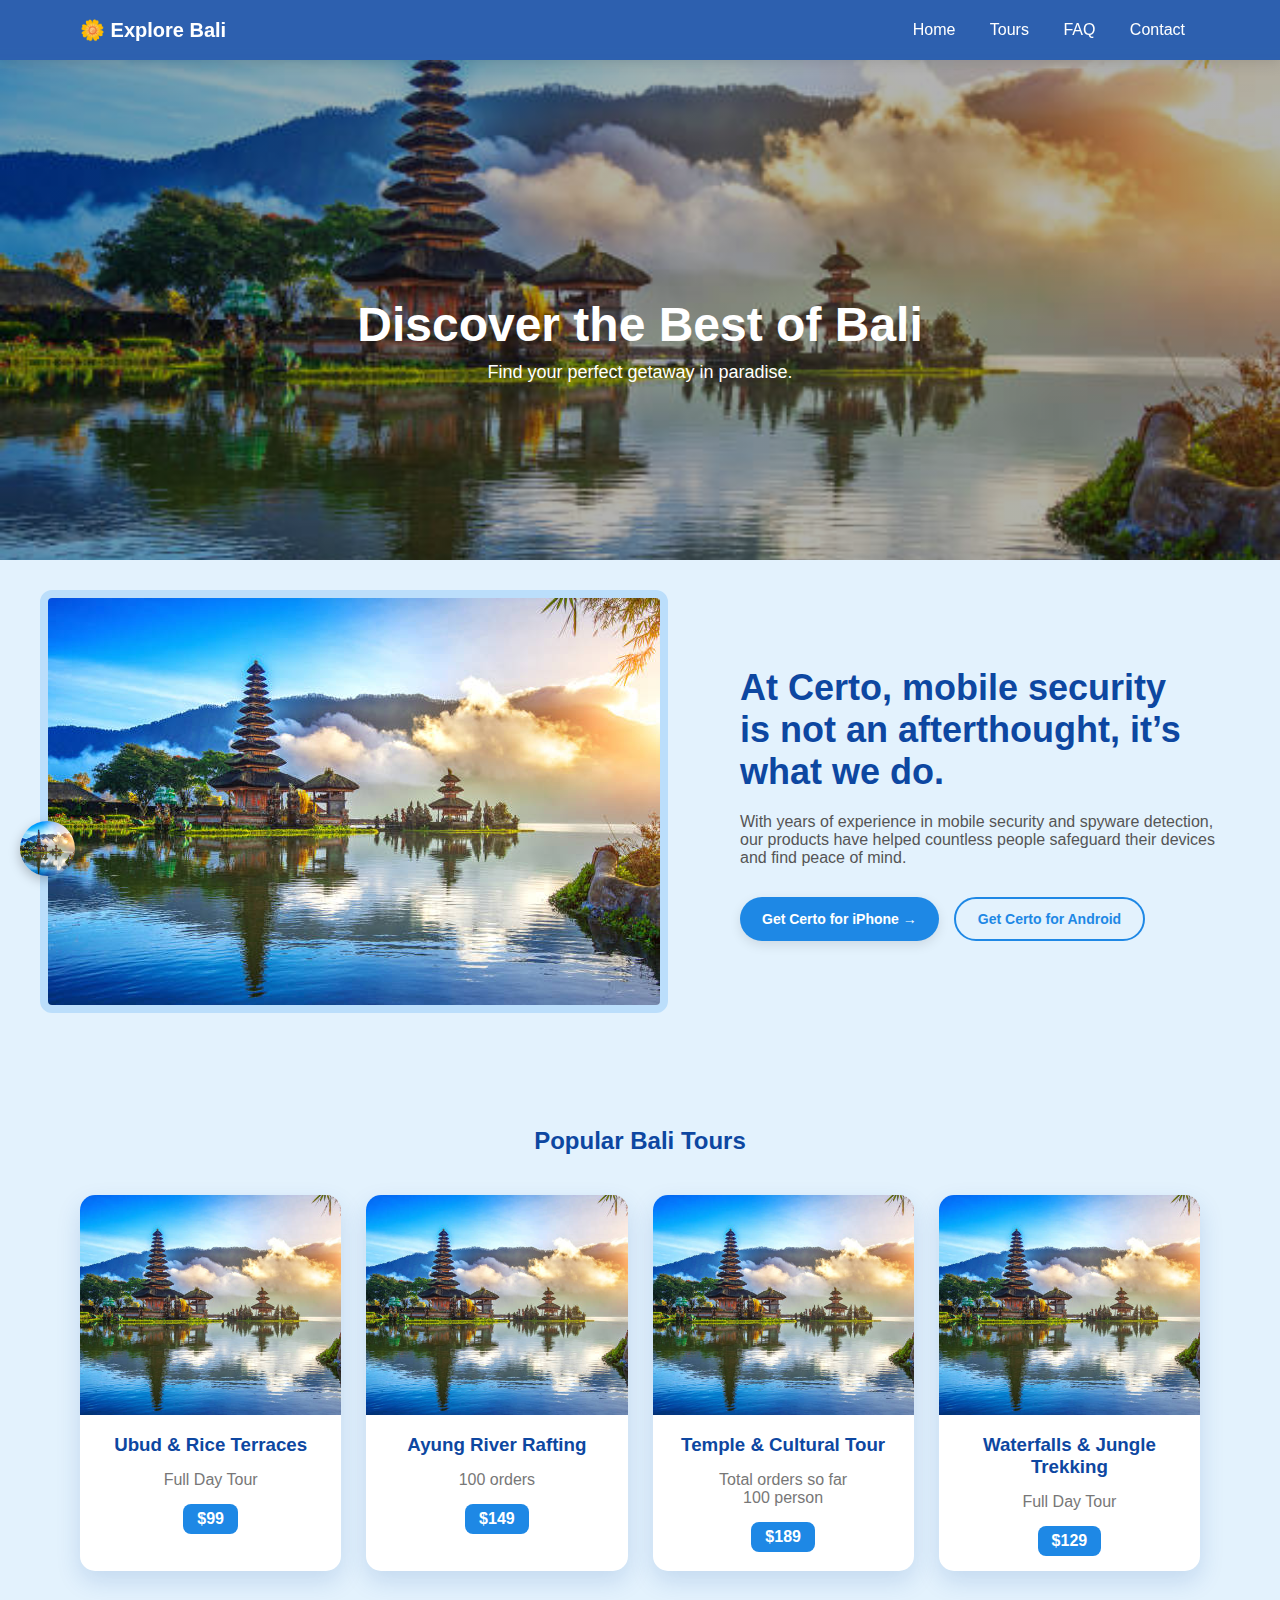
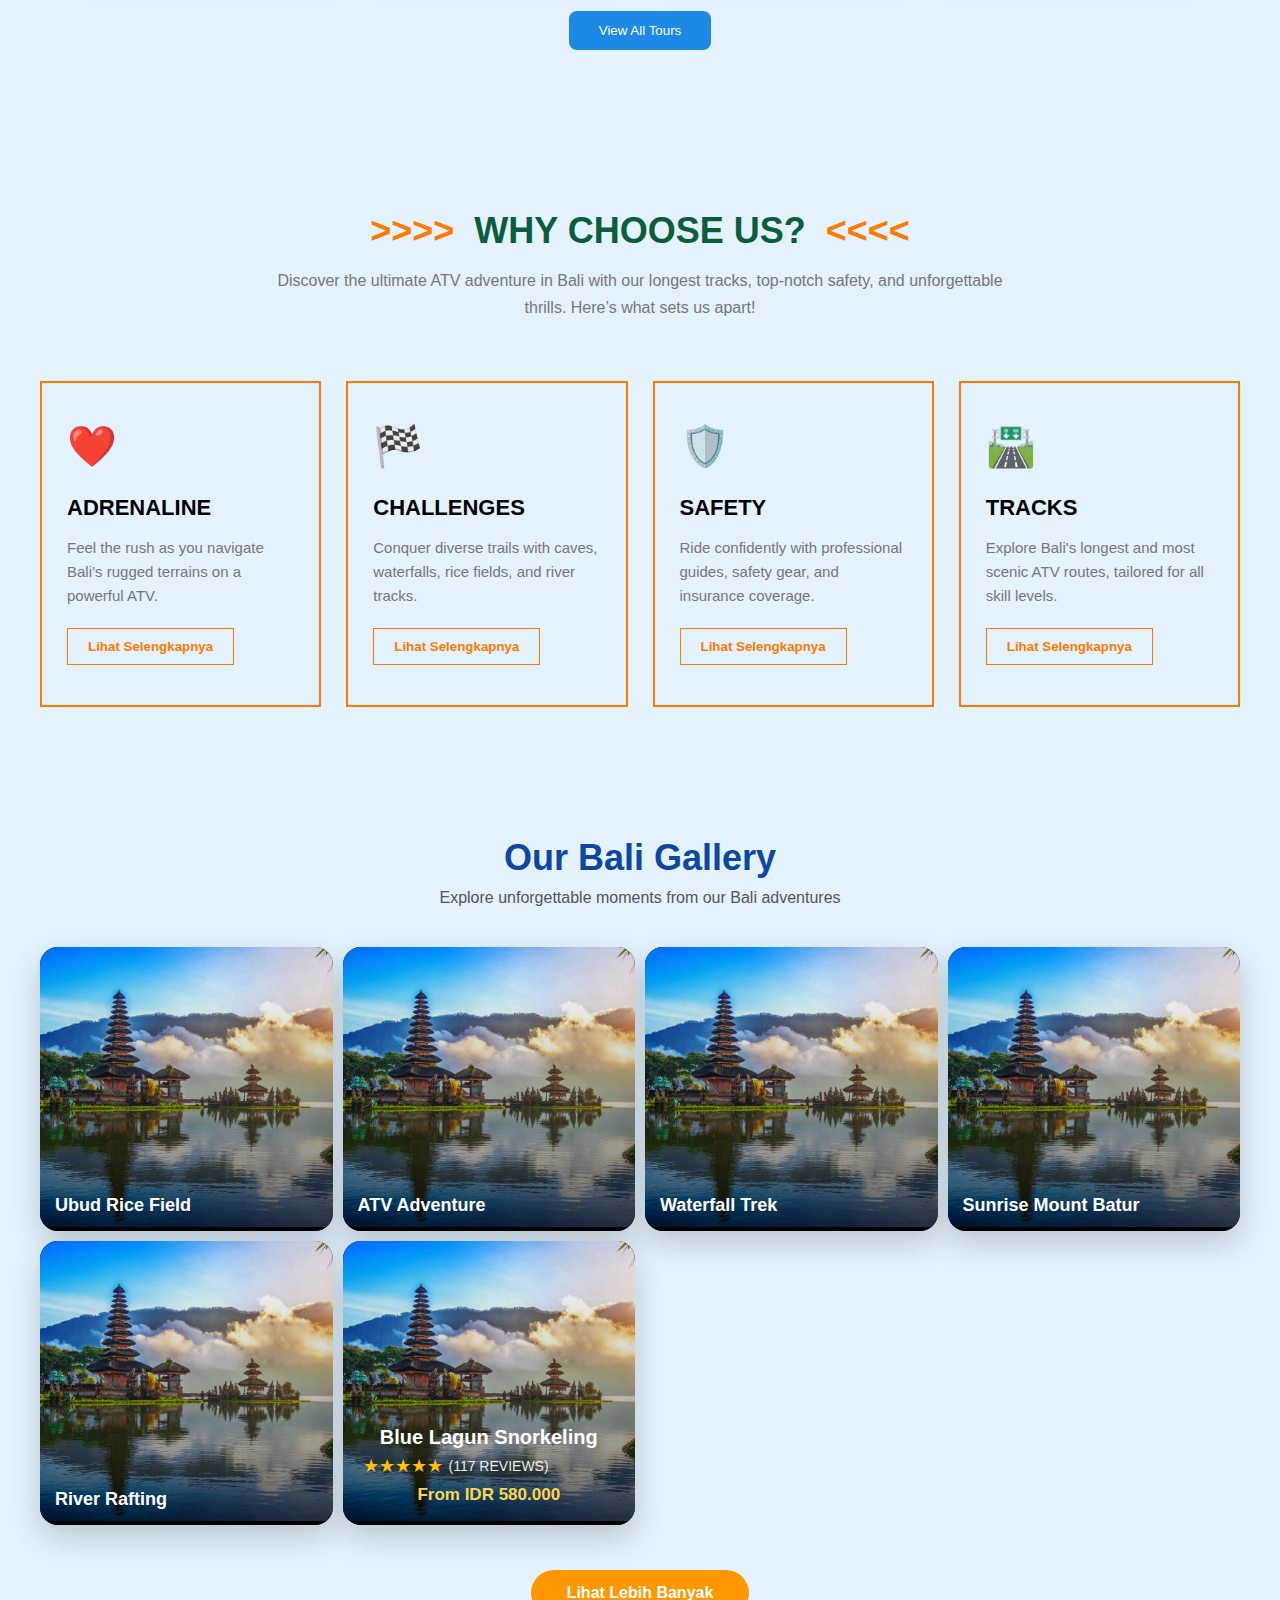
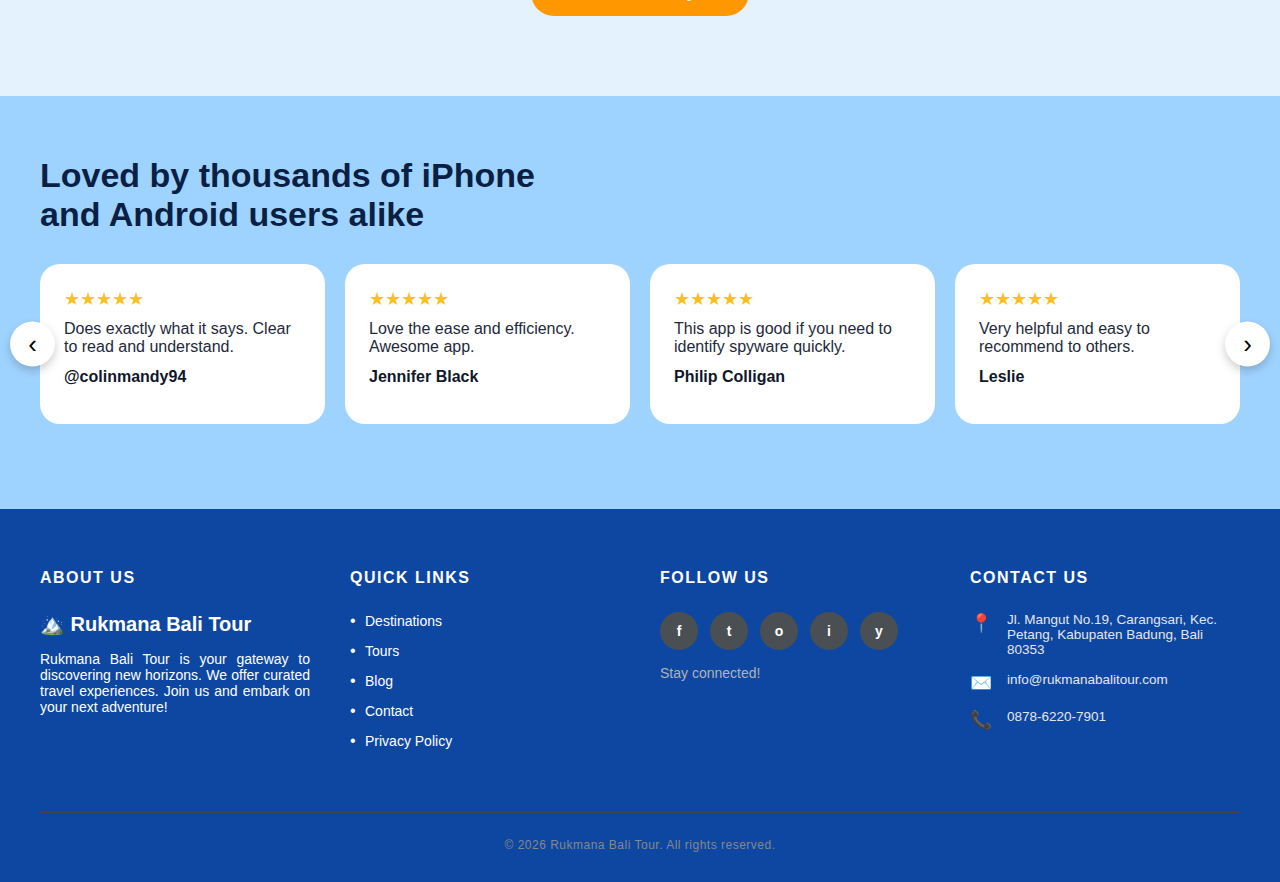
<file: index.html>
<!DOCTYPE html>
<html lang="en">
    <head>
        <meta charset="UTF-8">
        <meta name="viewport" content="width=device-width, initial-scale=1.0">
        <title>Document</title>
        <link rel="stylesheet" href="style.css">
    </head>
    <body>
        <!-- ================= NAVBAR ================= -->
        <header class="navbar">
            <div class="logo">🌼 Explore Bali</div>
            <nav>
                <a href="index.html">Home</a>
                <a href="tour.html">Tours</a>
                <a href="fqa.html">FAQ</a>
                <a href="contac.html">Contact</a>
                <span id="sidebarToggle" class="toggle-btn"
                    onclick="toggleSidebar()">
                    <span></span>
                    <span></span>
                    <span></span>
                </span>
            </nav>
        </header>

        <!-- ================= HERO ================= -->
        <section class="hero">
            <div class="hero-content">
                <h1>Discover the Best of Bali</h1>
                <p>Find your perfect getaway in paradise.</p>
            </div>
        </section>

        <!-- ================= INFO SECTION ================= -->

        <section class="info-section">
            <div class="info-container">
                <div class="info-image">
                    <img src="tamplate.jpg" alt="Mobile Security">
                </div>
                <div class="info-text">
                    <h2>At Certo, mobile security<br>is not an afterthought,
                        it’s<br>what we do.</h2>
                    <p>With years of experience in mobile security and spyware
                        detection,
                        our products have helped countless people safeguard
                        their devices
                        and find peace of mind.</p>
                    <div class="info-buttons">
                        <a href="#" class="btn primary">Get Certo for iPhone
                            →</a>
                        <a href="#" class="btn outline">Get Certo for
                            Android</a>
                    </div>
                </div>
            </div>

        </section>

        <!-- ================= TOURS ================= -->
        <section class="tours">
            <h2>Popular Bali Tours</h2>
            <div class="tour-grid">
                <div class="tour-card">
                    <img src="tamplate.jpg" alt>
                    <h3>Ubud & Rice Terraces</h3>
                    <p>Full Day Tour</p>
                    <span class="price">$99</span>
                </div>
                <div class="tour-card">
                    <img src="tamplate.jpg" alt>
                    <h3>Ayung River Rafting</h3>
                    <p>100 orders</p>
                    <span class="price">$149</span>
                </div>
                <div class="tour-card">
                    <img src="tamplate.jpg" alt>
                    <h3>Temple & Cultural Tour</h3>
                    <p>Total orders so far <br> 100 person</p>
                    <span class="price">$189</span>
                </div>
                <div class="tour-card">
                    <img src="tamplate.jpg" alt>
                    <h3>Waterfalls & Jungle Trekking</h3>
                    <p>Full Day Tour</p>
                    <span class="price">$129</span>
                </div>
            </div>
            <button class="btn-view">View All Tours</button>
        </section>

        <!-- ================= why-choose ================= -->
        <section class="why-choose">
            <div class="container">
                <h2 class="title">
                    <span class="arrow">>>>></span>
                    WHY CHOOSE US?
                    <span class="arrow"><<<<</span>
                </h2>

                <p class="subtitle">
                    Discover the ultimate ATV adventure in Bali with our longest
                    tracks,
                    top-notch safety, and unforgettable thrills. Here’s what
                    sets us apart!
                </p>

                <div class="card-wrapper">
                    <div class="card">
                        <div class="icon">❤️</div>
                        <h3>ADRENALINE</h3>
                        <p>
                            Feel the rush as you navigate Bali’s rugged terrains
                            on a powerful ATV.
                        </p>
                        <button class="more-btn"
                            onclick="openPopup('adrenaline')">
                            Lihat Selengkapnya
                        </button>

                    </div>

                    <div class="card">
                        <div class="icon">🏁</div>
                        <h3>CHALLENGES</h3>
                        <p>
                            Conquer diverse trails with caves, waterfalls, rice
                            fields, and river tracks.
                        </p>
                        <button class="more-btn"
                            onclick="openPopup('adrenaline')">
                            Lihat Selengkapnya
                        </button>
                    </div>

                    <div class="card">
                        <div class="icon">🛡️</div>
                        <h3>SAFETY</h3>
                        <p>
                            Ride confidently with professional guides, safety
                            gear, and insurance coverage.
                        </p>
                        <button class="more-btn"
                            onclick="openPopup('adrenaline')">
                            Lihat Selengkapnya
                        </button>
                    </div>

                    <div class="card">
                        <div class="icon">🛣️</div>
                        <h3>TRACKS</h3>
                        <p>
                            Explore Bali's longest and most scenic ATV routes,
                            tailored for all skill levels.
                        </p>
                        <button class="more-btn"
                            onclick="openPopup('adrenaline')">
                            Lihat Selengkapnya
                        </button>
                    </div>
                </div>
            </div>
        </section>
        <div class="popup" id="popup">
            <div class="popup-content">

                <div class="popup-header">
                    <h3 id="popup-title"></h3>
                    <span class="close" onclick="closePopup()">×</span>
                </div>

                <div class="popup-body">
                    <p id="popup-text"></p>
                </div>

            </div>

        </div>

        <!-- ================= gallery ================= -->
        <section class="home-gallery">
            <div class="gallery-container">

                <h2 class="gallery-title">Our Bali Gallery</h2>
                <p class="gallery-subtitle">
                    Explore unforgettable moments from our Bali adventures
                </p>

                <div class="gallery-grid">
                    <div class="gallery-item">
                        <img src="tamplate.jpg" alt="Ubud Rice Field">
                        <span class="gallery-text">Ubud Rice Field</span>
                    </div>

                    <div class="gallery-item">
                        <img src="tamplate.jpg" alt="ATV Adventure">
                        <span class="gallery-text">ATV Adventure</span>
                    </div>

                    <div class="gallery-item">
                        <img src="tamplate.jpg" alt="Waterfall Trek">
                        <span class="gallery-text">Waterfall Trek</span>
                    </div>

                    <div class="gallery-item">
                        <img src="tamplate.jpg" alt="Sunrise Mount Batur">
                        <span class="gallery-text">Sunrise Mount Batur</span>
                    </div>

                    <div class="gallery-item">
                        <img src="tamplate.jpg" alt="River Rafting">
                        <span class="gallery-text">River Rafting</span>
                    </div>

                    <div class="gallery-item">
                        <img src="tamplate.jpg" alt="Beach Tour">
                        <div class="tour-info">
                            <h3>Blue Lagun Snorkeling</h3>

                            <div class="tour-rating">
                                ★★★★★ <span>(117 REVIEWS)</span>
                            </div>

                            <div class="tour-price">
                                From IDR 580.000
                            </div>
                        </div>
                    </div>

                </div>

                <a href="#" class="gallery-btn">Lihat Lebih Banyak</a>

            </div>
        </section>

        <!-- ================= review-section ================= -->
        <section class="review-section">
            <h2>Loved by thousands of iPhone<br>and Android users alike</h2>

            <div class="review-wrapper">
                <button class="nav prev" onclick="slideReview(-1)">‹</button>

                <div class="review-slider" id="reviewSlider">
                    <div class="review-card">
                        <div class="stars">★★★★★</div>
                        <p>Does exactly what it says. Clear to read and
                            understand.</p>
                        <strong>@colinmandy94</strong>
                    </div>

                    <div class="review-card">
                        <div class="stars">★★★★★</div>
                        <p>Love the ease and efficiency. Awesome app.</p>
                        <strong>Jennifer Black</strong>
                    </div>

                    <div class="review-card">
                        <div class="stars">★★★★★</div>
                        <p>This app is good if you need to identify spyware
                            quickly.</p>
                        <strong>Philip Colligan</strong>
                    </div>

                    <div class="review-card">
                        <div class="stars">★★★★★</div>
                        <p>Very helpful and easy to recommend to others.</p>
                        <strong>Leslie</strong>
                    </div>

                    <div class="review-card">
                        <div class="stars">★★★★★</div>
                        <p>Simple, fast and very useful.</p>
                        <strong>Michael</strong>
                    </div>

                    <div class="review-card">
                        <div class="stars">★★★★★</div>
                        <p>Works perfectly on my phone.</p>
                        <strong>Anna</strong>
                    </div>
                </div>

                <button class="nav next" onclick="slideReview(1)">›</button>
            </div>

            <div class="dots" id="reviewDots"></div>
        </section>

        <!-- ================= footer ================= -->
        <footer class="site-footer">
            <div class="footer-container">

                <div class="footer-column">
                    <h3>ABOUT US</h3>
                    <div class="about-content">
                        <strong>🏔️ Rukmana Bali Tour</strong>
                        <p class="about-text">
                            Rukmana Bali Tour is your gateway to discovering new
                            horizons.
                            We offer curated travel experiences. Join us and
                            embark on your next adventure!
                        </p>
                    </div>
                </div>

                <div class="footer-column">
                    <h3>QUICK LINKS</h3>
                    <ul class="footer-links">
                        <li><a href="#">Destinations</a></li>
                        <li><a href="#">Tours</a></li>
                        <li><a href="#">Blog</a></li>
                        <li><a href="#">Contact</a></li>
                        <li><a href="#">Privacy Policy</a></li>
                    </ul>
                </div>

                <div class="footer-column">
                    <h3>FOLLOW US</h3>
                    <div class="social-group">
                        <a href="#" class="social-circle">f</a>
                        <a href="#" class="social-circle">t</a>
                        <a href="#" class="social-circle">o</a>
                        <a href="#" class="social-circle">i</a>
                        <a href="#" class="social-circle">y</a>
                    </div>
                    <p style="font-size: 14px; color: #b0b3b8;">Stay
                        connected!</p>
                </div>

                <div class="footer-column">
                    <h3>CONTACT US</h3>
                    <div class="contact-item">
                        <span>📍</span>
                        <p>Jl. Mangut No.19, Carangsari, Kec. Petang, Kabupaten
                            Badung, Bali 80353</p>
                    </div>
                    <div class="contact-item">
                        <span>✉️</span>
                        <p>info@rukmanabalitour.com</p>
                    </div>
                    <div class="contact-item">
                        <span>📞</span>
                        <p>0878-6220-7901</p>
                    </div>
                </div>

            </div>

            <div class="footer-bottom">
                <p>&copy; 2026 Rukmana Bali Tour. All rights reserved.</p>
            </div>
        </footer>
        <!-- ================= BOTTOM BAR ================= -->
        <nav class="bottom-bar">
            <a href="#profile" class="bar-item">
                <span style="opacity: 0;">🖼️🖼️</span>
                <small></small>
            </a>
            <a href="index.html" class="bar-item active">
                <span>🖼️</span>
                <small>HOME</small>
            </a>
            <a href="tour.html" class="bar-item">
                <span>📅</span>
                <small>TOUR</small>
            </a>
            <a href="fqa.html" class="bar-item">
                <span>💬</span>
                <small>FAQ</small>
            </a>
            <a href="contac.html" class="bar-item">
                <span>👤</span>
                <small>CONTAC</small>
            </a>
        </nav>
        <!-- ================= wa button ================= -->
        <section class="wa">
            <button><img src="tamplate.jpg" alt="WhatsApp"></button>
        </section>

        <script>
        /* Fungsi untuk membuka popup informasi */
        function openPopup(type) {
            const popup = document.getElementById("popup");
            const title = document.getElementById("popup-title");
            const text = document.getElementById("popup-text");

            const data = {
                adrenaline: {
                    title: "Adrenaline Experience",
                    text: "Isi teks panjang tentang adrenalin..."
                }
            };

            title.innerText = data[type].title;
            text.innerText = data[type].text;

            popup.classList.add("show");
            document.body.classList.add("no-scroll"); // Cegah scroll saat popup buka
        }

        /* Fungsi untuk menutup popup */
        function closePopup() {
            document.getElementById("popup").classList.remove("show");
            document.body.classList.remove("no-scroll");
        }

        /* Menutup popup jika klik di area gelap (luar konten) */
        document.getElementById("popup").addEventListener("click", function (e) {
            if (e.target === this) closePopup();
        });

        /* Logika Slider Review */
        const slider = document.getElementById("reviewSlider");
        const dotsContainer = document.getElementById("reviewDots");
        const cards = document.querySelectorAll(".review-card");

        let slidesPerPage = window.innerWidth <= 768 ? 2 : 4;
        let currentSlide = 0;

        function getCardWidth() {
            return cards[0].offsetWidth + 20; // Lebar kartu + gap
        }

        function totalSlides() {
            return Math.ceil(cards.length / slidesPerPage);
        }

        /* Berpindah slide secara halus */
        function goToSlide(index) {
            const scrollAmount = getCardWidth() * slidesPerPage * index;
            slider.scrollTo({
                left: scrollAmount,
                behavior: "smooth"
            });
            currentSlide = index;
            // updateDots() jika ada fungsi tsb
        }

        function slideReview(direction) {
            currentSlide += direction;
            if (currentSlide < 0) currentSlide = 0;
            if (currentSlide >= totalSlides()) currentSlide = totalSlides() - 1;
            goToSlide(currentSlide);
        }
    </script>
    </body>
</html>
</file>
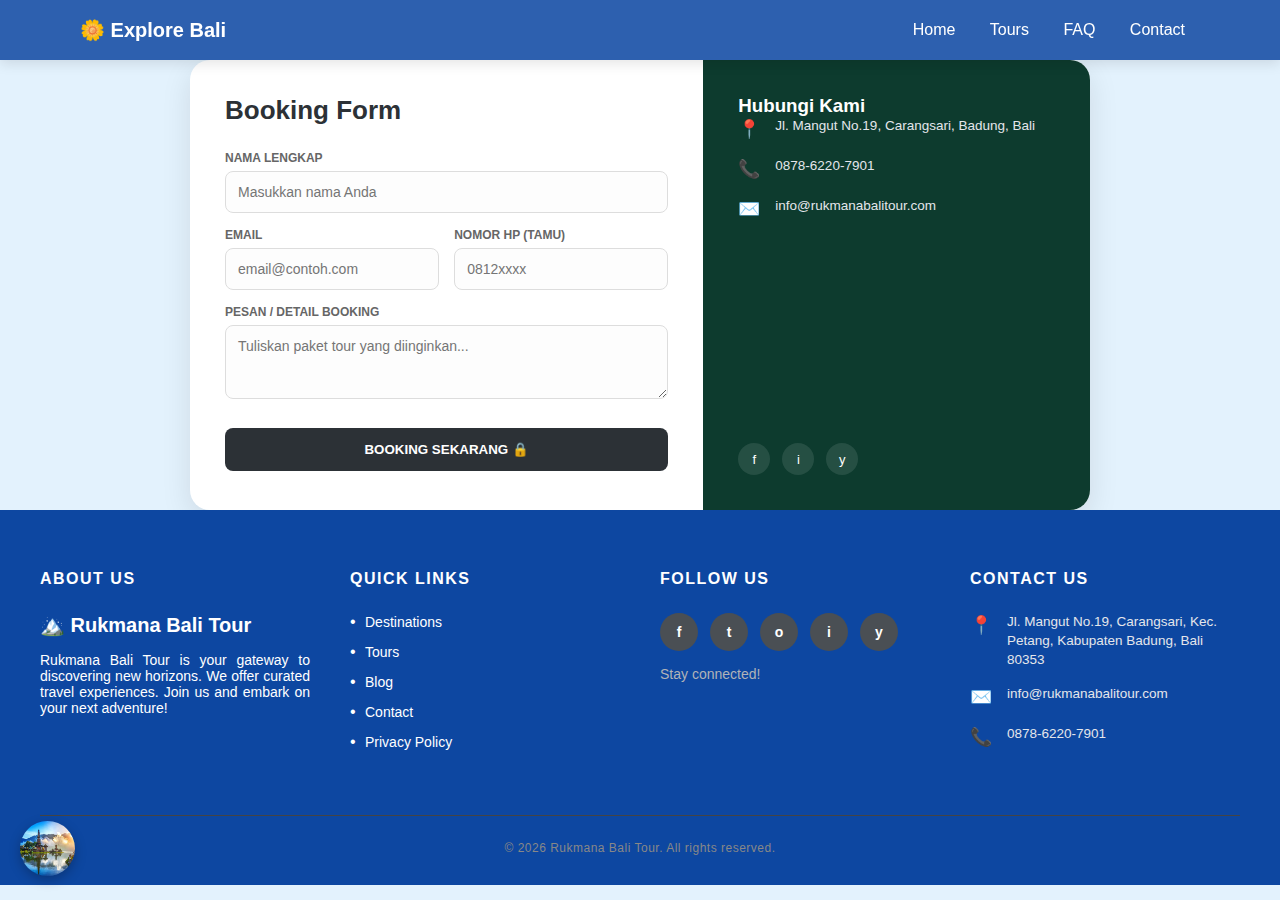
<file: contac.html>
<!DOCTYPE html>
<html lang="en">
    <head>
        <meta charset="UTF-8">
        <meta name="viewport" content="width=device-width, initial-scale=1.0">
        <title>Document</title>
        <link rel="stylesheet" href="contac.css">
    </head>
    <body>
        <!-- ================= NAVBAR ================= -->
        <header class="navbar">
            <div class="logo">🌼 Explore Bali</div>
            <nav>
                <a href="index.html">Home</a>
                <a href="tour.html">Tours</a>
                <a href="fqa.html">FAQ</a>
                <a href="contac.html">Contact</a>
            </nav>
        </header>

        <!-- ================= CONTAC ================= -->
        <div class="contact-card">
            <div class="form-section">
                <h2>Booking Form</h2>
                <form>
                    <div class="input-group">
                        <label>Nama Lengkap</label>
                        <input type="text" placeholder="Masukkan nama Anda"
                            required>
                    </div>

                    <div class="input-row">
                        <div class="input-group">
                            <label>Email</label>
                            <input type="email" placeholder="email@contoh.com"
                                required>
                        </div>
                        <div class="input-group">
                            <label>Nomor HP (Tamu)</label>
                            <input type="tel" placeholder="0812xxxx" required>
                        </div>
                    </div>

                    <div class="input-group">
                        <label>Pesan / Detail Booking</label>
                        <textarea rows="3"
                            placeholder="Tuliskan paket tour yang diinginkan..."></textarea>
                    </div>

                    <button class="btn-send" type="submit">BOOKING SEKARANG
                        🔒</button>
                </form>
            </div>

            <div class="info-section">
                <div>
                    <h3>Hubungi Kami</h3>
                    <div class="contact-item">
                        <span>📍</span>
                        <p>Jl. Mangut No.19, Carangsari, Badung, Bali</p>
                    </div>
                    <div class="contact-item">
                        <span>📞</span>
                        <p>0878-6220-7901</p>
                    </div>
                    <div class="contact-item">
                        <span>✉️</span>
                        <p>info@rukmanabalitour.com</p>
                    </div>
                </div>

                <div class="img-preview"></div>

                <div class="socials">
                    <div class="s-icon">f</div>
                    <div class="s-icon">i</div>
                    <div class="s-icon">y</div>
                </div>
            </div>
        </div>

        <!-- ================= footer ================= -->
        <footer class="site-footer">
            <div class="footer-container">

                <div class="footer-column">
                    <h3>ABOUT US</h3>
                    <div class="about-content">
                        <strong>🏔️ Rukmana Bali Tour</strong>
                        <p class="about-text">
                            Rukmana Bali Tour is your gateway to discovering new
                            horizons.
                            We offer curated travel experiences. Join us and
                            embark on your next adventure!
                        </p>
                    </div>
                </div>

                <div class="footer-column">
                    <h3>QUICK LINKS</h3>
                    <ul class="footer-links">
                        <li><a href="#">Destinations</a></li>
                        <li><a href="#">Tours</a></li>
                        <li><a href="#">Blog</a></li>
                        <li><a href="#">Contact</a></li>
                        <li><a href="#">Privacy Policy</a></li>
                    </ul>
                </div>

                <div class="footer-column">
                    <h3>FOLLOW US</h3>
                    <div class="social-group">
                        <a href="#" class="social-circle">f</a>
                        <a href="#" class="social-circle">t</a>
                        <a href="#" class="social-circle">o</a>
                        <a href="#" class="social-circle">i</a>
                        <a href="#" class="social-circle">y</a>
                    </div>
                    <p style="font-size: 14px; color: #b0b3b8;">Stay
                        connected!</p>
                </div>

                <div class="footer-column">
                    <h3>CONTACT US</h3>
                    <div class="contact-item">
                        <span>📍</span>
                        <p>Jl. Mangut No.19, Carangsari, Kec. Petang, Kabupaten
                            Badung, Bali 80353</p>
                    </div>
                    <div class="contact-item">
                        <span>✉️</span>
                        <p>info@rukmanabalitour.com</p>
                    </div>
                    <div class="contact-item">
                        <span>📞</span>
                        <p>0878-6220-7901</p>
                    </div>
                </div>

            </div>

            <div class="footer-bottom">
                <p>&copy; 2026 Rukmana Bali Tour. All rights reserved.</p>
            </div>
        </footer>
        <!-- ================= BOTTOM BAR ================= -->
        <nav class="bottom-bar">
            <a href="#profile" class="bar-item">
                <span style="opacity: 0;">🖼️🖼️</span>
                <small></small>
            </a>
            <a href="index.html" class="bar-item active">
                <span>🖼️</span>
                <small>HOME</small>
            </a>
            <a href="tour.html" class="bar-item">
                <span>📅</span>
                <small>TOUR</small>
            </a>
            <a href="fqa.html" class="bar-item">
                <span>💬</span>
                <small>FAQ</small>
            </a>
            <a href="contac.html" class="bar-item">
                <span>👤</span>
                <small>CONTAC</small>
            </a>
        </nav>
        <!-- ================= wa button ================= -->
        <section class="wa">
            <button><img src="tamplate.jpg" alt="WhatsApp"></button>
        </section>

        <script>
        </script>
    </body>
</html>
</file>
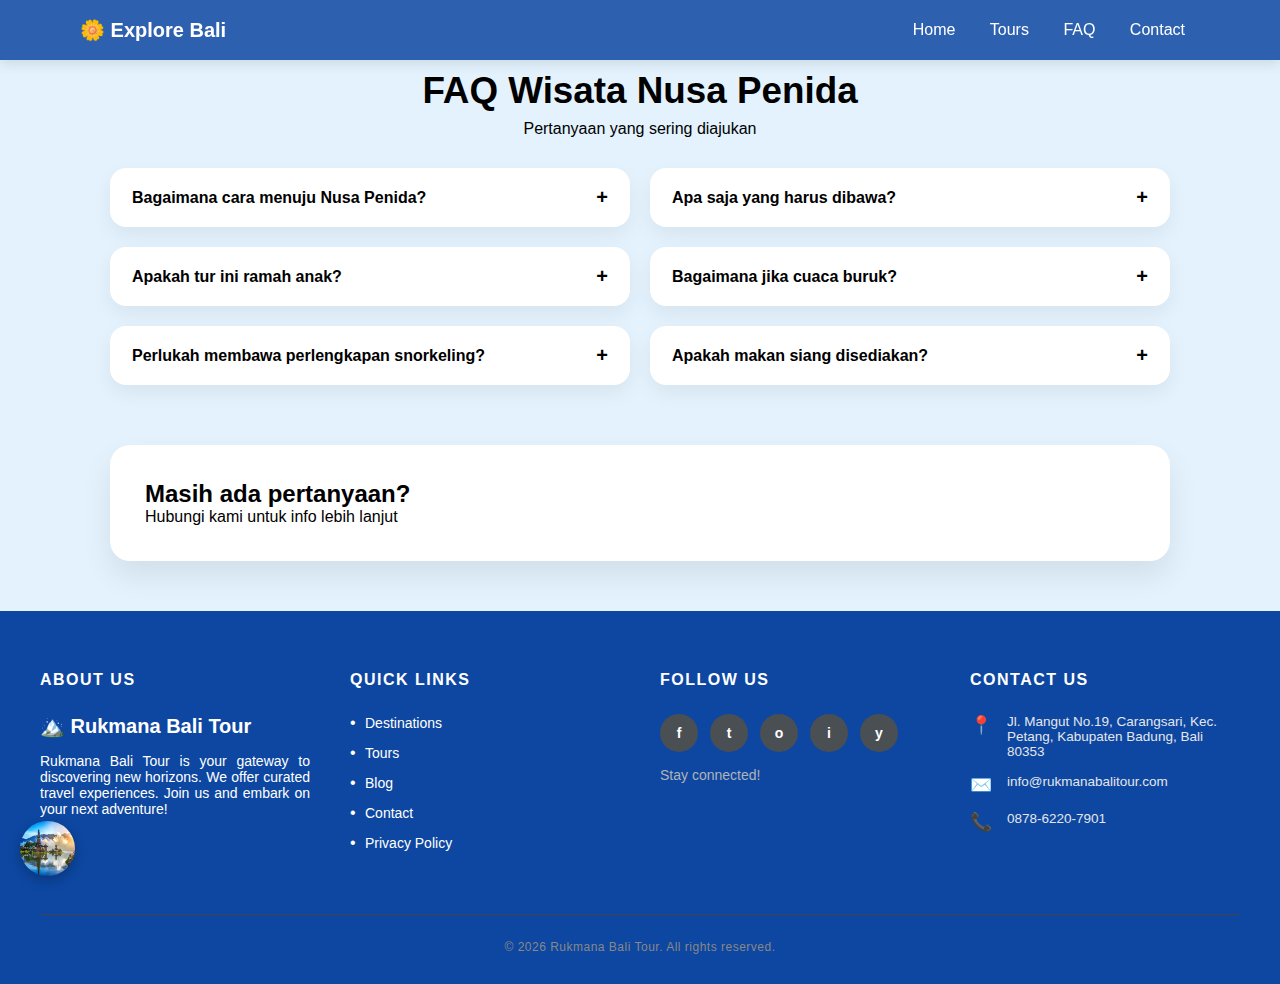
<file: fqa.html>
<!DOCTYPE html>
<html lang="en">
    <head>
        <meta charset="UTF-8">
        <meta name="viewport" content="width=device-width, initial-scale=1.0">
        <title>Document</title>
        <link rel="stylesheet" href="fqa.css">
    </head>
    <body>
        <!-- ================= NAVBAR ================= -->
        <header class="navbar">
            <div class="logo">🌼 Explore Bali</div>
            <nav>
                <a href="index.html">Home</a>
                <a href="tour.html">Tours</a>
                <a href="fqa.html">FAQ</a>
                <a href="contac.html">Contact</a>
            </nav>
        </header>

        <div class="header">
            <h1>FAQ Wisata Nusa Penida</h1>
            <p>Pertanyaan yang sering diajukan</p>
        </div>

        <!-- ================= FAQ ================= -->
        <div class="container">
            <div class="faq-wrapper">

                <div class="faq-column">
                    <div class="faq-item">
                        <div class="faq-question">Bagaimana cara menuju Nusa
                            Penida? <span>+</span></div>
                        <div class="faq-answer"><p>Anda dapat naik speedboat
                                dari Pelabuhan Sanur dengan waktu tempuh sekitar
                                45 menit.</p></div>
                    </div>

                    <div class="faq-item">
                        <div class="faq-question">Apakah tur ini ramah anak?
                            <span>+</span></div>
                        <div class="faq-answer"><p>Ya, tur ini cocok untuk
                                anak-anak di atas usia 3 tahun dengan pengawasan
                                orang tua.</p></div>
                    </div>

                    <div class="faq-item">
                        <div class="faq-question">Perlukah membawa perlengkapan
                            snorkeling? <span>+</span></div>
                        <div class="faq-answer"><p>Tidak perlu, semua
                                perlengkapan sudah kami sediakan
                                gratis.</p></div>
                    </div>
                </div>

                <div class="faq-column">
                    <div class="faq-item">
                        <div class="faq-question">Apa saja yang harus dibawa?
                            <span>+</span></div>
                        <div class="faq-answer"><p>Bawa sunblock, topi, kacamata
                                hitam, dan kamera untuk mengabadikan
                                momen.</p></div>
                    </div>

                    <div class="faq-item">
                        <div class="faq-question">Bagaimana jika cuaca buruk?
                            <span>+</span></div>
                        <div class="faq-answer"><p>Kami akan menawarkan
                                penjadwalan ulang atau pengembalian dana
                                penuh.</p></div>
                    </div>

                    <div class="faq-item">
                        <div class="faq-question">Apakah makan siang disediakan?
                            <span>+</span></div>
                        <div class="faq-answer"><p>Ya, makan siang prasmanan
                                sudah termasuk dalam paket wisata.</p></div>
                    </div>
                </div>

            </div>

            <div class="cta">
                <div class="cta-text">
                    <h2>Masih ada pertanyaan?</h2>
                    <p>Hubungi kami untuk info lebih lanjut</p>
                </div>
                <button>Kontak Kami</button>
            </div>
        </div>
        <!-- ================= footer ================= -->
        <footer class="site-footer">
            <div class="footer-container">

                <div class="footer-column">
                    <h3>ABOUT US</h3>
                    <div class="about-content">
                        <strong>🏔️ Rukmana Bali Tour</strong>
                        <p class="about-text">
                            Rukmana Bali Tour is your gateway to discovering new
                            horizons.
                            We offer curated travel experiences. Join us and
                            embark on your next adventure!
                        </p>
                    </div>
                </div>

                <div class="footer-column">
                    <h3>QUICK LINKS</h3>
                    <ul class="footer-links">
                        <li><a href="#">Destinations</a></li>
                        <li><a href="#">Tours</a></li>
                        <li><a href="#">Blog</a></li>
                        <li><a href="#">Contact</a></li>
                        <li><a href="#">Privacy Policy</a></li>
                    </ul>
                </div>

                <div class="footer-column">
                    <h3>FOLLOW US</h3>
                    <div class="social-group">
                        <a href="#" class="social-circle">f</a>
                        <a href="#" class="social-circle">t</a>
                        <a href="#" class="social-circle">o</a>
                        <a href="#" class="social-circle">i</a>
                        <a href="#" class="social-circle">y</a>
                    </div>
                    <p style="font-size: 14px; color: #b0b3b8;">Stay
                        connected!</p>
                </div>

                <div class="footer-column">
                    <h3>CONTACT US</h3>
                    <div class="contact-item">
                        <span>📍</span>
                        <p>Jl. Mangut No.19, Carangsari, Kec. Petang, Kabupaten
                            Badung, Bali 80353</p>
                    </div>
                    <div class="contact-item">
                        <span>✉️</span>
                        <p>info@rukmanabalitour.com</p>
                    </div>
                    <div class="contact-item">
                        <span>📞</span>
                        <p>0878-6220-7901</p>
                    </div>
                </div>

            </div>

            <div class="footer-bottom">
                <p>&copy; 2026 Rukmana Bali Tour. All rights reserved.</p>
            </div>
        </footer>
        <!-- ================= BOTTOM BAR ================= -->
        <nav class="bottom-bar">
            <a href="#profile" class="bar-item">
                <span style="opacity: 0;">🖼️🖼️</span>
                <small></small>
            </a>
            <a href="index.html" class="bar-item active">
                <span>🖼️</span>
                <small>HOME</small>
            </a>
            <a href="tour.html" class="bar-item">
                <span>📅</span>
                <small>TOUR</small>
            </a>
            <a href="fqa.html" class="bar-item">
                <span>💬</span>
                <small>FAQ</small>
            </a>
            <a href="contac.html" class="bar-item">
                <span>👤</span>
                <small>CONTAC</small>
            </a>
        </nav>
        <!-- ================= wa button ================= -->
        <section class="wa">
            <button><img src="tamplate.jpg" alt="WhatsApp"></button>
        </section>

        <script>
            document.querySelectorAll('.faq-item').forEach(item => {
                item.querySelector('.faq-question').addEventListener('click', () => {
                    // Menutup item lain agar hanya satu yang terbuka
                    document.querySelectorAll('.faq-item').forEach(i => {
                        if (i !== item) i.classList.remove('active');
                    });
                    item.classList.toggle('active');
                });
            });
        </script>
    </body>
</html>
</file>
<file: style.css>
/* ================= GLOBAL ================= */
* {
    margin: 0;
    padding: 0;
    box-sizing: border-box;
    font-family: 'Segoe UI', sans-serif;
}

body.no-scroll {
    overflow: hidden;
}

body {
    background: #e3f2fd;
}

/* ================= NAVBAR ================= */
.navbar {
    position: fixed;
    top: 0;
    left: 0;
    width: 100%;
    padding: 15px 80px;
    display: flex;
    justify-content: space-between;
    align-items: center;
    height: 60px;
    background: rgba(13, 71, 161, 0.85);
    backdrop-filter: blur(8px);
    z-index: 1000;
    box-shadow: 0 4px 12px rgba(0, 0, 0, 0.1);
}

.navbar .logo {
    color: white;
    font-weight: bold;
    font-size: 20px;
}

.navbar a {
    margin: 0 15px;
    color: white;
    text-decoration: none;
    font-weight: 500;
}

/* ================= HERO ================= */
.hero {
    margin-top: 60px;
    height: 500px;
    padding-top: 90px;
    background: linear-gradient(rgba(0, 0, 0, 0.3), rgba(0, 0, 0, 0.3)),
                url("tamplate.jpg") center/cover no-repeat;
    display: flex;
    align-items: center;
    justify-content: center;
}

.hero-content {
    text-align: center;
    color: white;
}

.hero h1 {
    font-size: 48px;
    margin-bottom: 10px;
}

.hero p {
    font-size: 18px;
    margin-bottom: 30px;
}

/* ================= INFO SECTION ================= */
.info-section {
    padding: 30px 20px;
}

.info-container {
    max-width: 1200px;
    margin: auto;
    display: flex;
    align-items: center;
    justify-content: space-between;
    gap: 60px;
}

.info-text h2 {
    font-size: 36px;
    color: #0d47a1;
    margin-bottom: 20px;
}

.info-text p {
    font-size: 16px;
    color: #555;
    max-width: 500px;
    margin-bottom: 30px;
}

.info-buttons {
    display: flex;
    gap: 15px;
}

.btn {
    padding: 12px 22px;
    border-radius: 25px;
    text-decoration: none;
    font-size: 14px;
    font-weight: 600;
    display: inline-flex;
    align-items: center;
    transition: all 0.3s ease;
}

.btn.primary {
    background: #1e88e5;
    color: #fff;
    box-shadow: 0 4px 12px rgba(0, 0, 0, 0.1);
}

.btn.primary:hover {
    background: #0d47a1;
    transform: translateY(-2px);
}

.btn.outline {
    border: 2px solid #1e88e5;
    color: #1e88e5;
}

.btn.outline:hover {
    background: #1e88e5;
    color: white;
    transform: translateY(-2px);
}

.info-image img {
    max-width: 100%;
    border-radius: 12px;
    border: 8px solid #bbdefb;
}



/* ================= TOURS ================= */
.tours {
    padding: 80px;
    text-align: center;
    background: #e3f2fd;
}

.tours h2 {
    color: #0d47a1;
}

.tour-grid {
    display: grid;
    grid-template-columns: repeat(auto-fit, minmax(250px, 1fr));
    gap: 25px;
    margin-top: 40px;
}

.tour-card {
    background: white;
    border-radius: 15px;
    overflow: hidden;
    box-shadow: 0 10px 25px rgba(13, 71, 161, 0.15);
}

.tour-card img {
    width: 100%;
    height: 220px;
    object-fit: cover;
}

.tour-card h3 {
    margin: 15px;
    color: #0d47a1;
}

.tour-card p {
    color: #777;
}

.price {
    display: inline-block;
    margin: 15px;
    background: #1e88e5;
    color: white;
    padding: 6px 14px;
    border-radius: 8px;
    font-weight: bold;
}

.btn-view {
    margin-top: 40px;
    padding: 12px 30px;
    background: #1e88e5;
    color: white;
    border: none;
    border-radius: 8px;
}

.btn-view:hover {
    background: #0d47a1;
}

/* ================= WHY CHOOSE US ================= */
.why-choose {
    padding: 80px 20px;
    font-family: 'Segoe UI', sans-serif;
}

.container {
    max-width: 1200px;
    margin: auto;
    text-align: center;
}

.title {
    font-size: 36px;
    font-weight: 800;
    color: #0b5d3b;
    margin-bottom: 15px;
}

.title .arrow {
    color: #ff7a00;
    font-weight: 900;
    margin: 0 10px;
}

.subtitle {
    max-width: 750px;
    margin: 0 auto 60px;
    color: #777;
    font-size: 16px;
    line-height: 1.7;
}

.card-wrapper {
    display: grid;
    grid-template-columns: repeat(4, 1fr);
    gap: 25px;
}

.card {
    border: 2px solid #ff7a00;
    padding: 40px 25px;
    text-align: left;
    transition: 0.3s ease;
}

.card:hover {
    transform: translateY(-8px);
    box-shadow: 0 10px 30px rgba(0,0,0,0.1);
}

.icon {
    font-size: 40px;
    color: #ff7a00;
    margin-bottom: 25px;
}

.card h3 {
    font-size: 22px;
    font-weight: 800;
    margin-bottom: 15px;
    color: #000;
}

.card p {
    color: #777;
    line-height: 1.6;
    font-size: 15px;
}

.more-btn {
    margin-top: 20px;
    padding: 10px 20px;
    border: 1.5px solid #ff7a00;
    background: transparent;
    color: #ff7a00;
    font-weight: 600;
    cursor: pointer;
    transition: 0.3s;
}

.more-btn:hover {
    background: #ff7a00;
    color: #fff;
}

/* ================= POPUP ================= */
.popup {
    position: fixed;
    inset: 0;
    background: rgba(0,0,0,0.6);
    display: flex;
    align-items: center;
    justify-content: center;
    opacity: 0;
    visibility: hidden;
    transition: 0.3s;
    z-index: 999;
}

.popup.show {
    opacity: 1;
    visibility: visible;
}

.popup-content {
    background: #fff;
    max-width: 450px;
    max-height: 80vh;
    border-radius: 12px;
    position: relative;
    display: flex;
    flex-direction: column;
    padding: 0;
}

.popup-header {
    position: sticky;
    top: 0;
    background: #fff;
    padding: 20px 30px;
    display: flex;
    justify-content: space-between;
    align-items: center;
    z-index: 10;
    border-bottom: 1px solid #eee;
}

.popup-body {
    padding: 20px 30px;
    overflow-y: auto;
}

.close {
    font-size: 26px;
    cursor: pointer;
    font-weight: bold;
}

.popup-content h3 {
    margin-bottom: 15px;
    font-size: 22px;
}

.popup-content p {
    color: #555;
    line-height: 1.6;
}

/* ================= HOME GALLERY ================= */
.home-gallery {
    padding: 50px 20px 80px 20px;
}

.gallery-container {
    max-width: 1200px;
    margin: auto;
    text-align: center;
}

.gallery-title {
    font-size: 36px;
    font-weight: 700;
    margin-bottom: 10px;
    color: #0d47a1;
}

.gallery-subtitle {
    font-size: 16px;
    color: #555;
    margin-bottom: 40px;
}

.gallery-grid {
    display: grid;
    grid-template-columns: repeat(auto-fit, minmax(240px, 1fr));
    gap: 10px;
}

.gallery-item {
    position: relative;
    overflow: hidden;
    border-radius: 18px;
    box-shadow: 0 12px 30px rgba(0,0,0,0.18);
    cursor: pointer;
    background: #000;
}

.gallery-item img {
    width: 100%;
    height: 280px;
    object-fit: cover;
    transition: transform 0.5s ease;
}

.gallery-item:hover img {
    transform: scale(1.1);
}

.gallery-text {
    position: absolute;
    bottom: 15px;
    left: 15px;
    font-size: 18px;
    font-weight: 600;
    color: #fff;
    z-index: 2;
}

.gallery-item::after {
    content: "";
    position: absolute;
    inset: 0;
    background: linear-gradient(to top, rgba(0,0,0,0.65), rgba(0,0,0,0.2), rgba(0,0,0,0));
    z-index: 1;
}

.tour-info {
    position: absolute;
    bottom: 0;
    left: 0;
    width: 100%;
    padding: 20px;
    color: #fff;
    z-index: 3;
}

.tour-info h3 {
    font-size: 20px;
    font-weight: 700;
    margin-bottom: 6px;
}

.tour-rating {
    font-size: 18px;
    color: #ffc107;
    display: flex;
    align-items: center;
    gap: 6px;
}

.tour-rating span {
    font-size: 14px;
    color: #fff;
    opacity: 0.9;
}

.tour-price {
    margin-top: 8px;
    font-size: 17px;
    font-weight: bold;
    color: #ffd54f;
}

.gallery-btn {
    display: inline-block;
    margin-top: 45px;
    padding: 14px 36px;
    background: #ff9800;
    color: #fff;
    font-weight: 600;
    border-radius: 30px;
    text-decoration: none;
    transition: 0.3s ease;
}

.gallery-btn:hover {
    background: #fb8c00;
    transform: translateY(-3px);
}

/* ================= REVIEWS ================= */
.review-section {
    background: #9fd3ff;
    padding: 60px 0;
}

.review-section h2 {
    font-size: 34px;
    margin: 0 40px 30px;
    color: #0a1f44;
}

.review-wrapper {
    position: relative;
    overflow: hidden;
}

.review-slider {
    display: flex;
    gap: 20px;
    margin: 0 40px;
    overflow-x: auto;
    scroll-behavior: smooth;
    scroll-snap-type: x mandatory;
    scrollbar-width: none;
}

.review-slider::-webkit-scrollbar {
    display: none;
}

.review-card {
    flex: 0 0 calc((100% - 60px) / 4);
    background: #fff;
    border-radius: 20px;
    padding: 24px;
    min-height: 160px;
    scroll-snap-align: start;
}

.stars {
    color: #fbbf24;
    font-size: 18px;
    margin-bottom: 10px;
}

.review-card p {
    font-size: 16px;
    color: #1e293b;
    margin-bottom: 12px;
}

.review-card strong {
    color: #0f172a;
}

.nav {
    position: absolute;
    top: 50%;
    transform: translateY(-50%);
    width: 45px;
    height: 45px;
    border-radius: 50%;
    border: none;
    font-size: 26px;
    background: #fff;
    cursor: pointer;
    z-index: 5;
    box-shadow: 0 4px 10px rgba(0,0,0,.2);
}

.nav.prev { left: 10px; }
.nav.next { right: 10px; }

.dots {
    display: flex;
    justify-content: center;
    gap: 10px;
    margin-top: 25px;
}

.dots span {
    width: 10px;
    height: 10px;
    border-radius: 50%;
    background: #cbd5e1;
    cursor: pointer;
}

.dots span.active {
    background: #0a1f44;
}

/* ================= FOOTER ================= */
.site-footer {
    background: #0d47a1;
    color: #ffffff;
    padding: 60px 20px 30px;
}

.footer-container {
    display: flex;
    justify-content: space-between;
    flex-wrap: wrap;
    max-width: 1200px;
    margin: 0 auto;
    gap: 40px;
}

.footer-column {
    flex: 1;
    min-width: 250px;
}

.footer-column h3 {
    font-size: 16px;
    margin-bottom: 25px;
    letter-spacing: 1.5px;
    font-weight: 700;
    text-transform: uppercase;
    color: #ffffff;
}

.about-content strong {
    display: block;
    font-size: 20px;
    margin-bottom: 15px;
}

.about-text {
    font-size: 14px;
    color: #ffffff;
    text-align: justify;
}

.footer-links {
    list-style: none;
}

.footer-links li {
    margin-bottom: 12px;
    padding-left: 15px;
    position: relative;
}

.footer-links li::before {
    content: "•";
    position: absolute;
    left: 0;
    color: #ffffff;
}

.footer-links a {
    color: #ffffff;
    text-decoration: none;
    font-size: 14px;
    transition: 0.3s;
}

.footer-links a:hover {
    color: #ffffff;
    padding-left: 5px;
}

.social-group {
    display: flex;
    gap: 12px;
    margin-bottom: 15px;
}

.social-circle {
    width: 38px;
    height: 38px;
    background-color: #4a4f54;
    border-radius: 50%;
    display: flex;
    align-items: center;
    justify-content: center;
    color: white;
    text-decoration: none;
    font-size: 14px;
    font-weight: bold;
    transition: 0.3s;
}

.social-circle:hover {
    background-color: #ffffff;
    color: #2c3136;
    transform: translateY(-3px);
}

.contact-box {
    background-color: #1a1d20;
    padding: 30px;
    border-radius: 8px;
}

.contact-item {
    display: flex;
    gap: 15px;
    margin-bottom: 15px;
    font-size: 13.5px;
    color: #e4e6eb;
}

.contact-item span {
    font-size: 18px;
}

.footer-bottom {
    max-width: 1200px;
    margin: 50px auto 0;
    text-align: center;
    border-top: 1px solid #444;
    padding-top: 25px;
}

.footer-bottom p {
    font-size: 12px;
    color: #888;
    letter-spacing: 0.5px;
}
/* ================= WA BUTTON ================= */
.wa {
    position: fixed;
    left: 20px;
    bottom: 20px;
    z-index: 9999;
}

.wa button {
    background: none;
    border: none;
    padding: 0;
    cursor: pointer;
}

.wa img {
    width: 55px;
    height: 55px;
    border-radius: 50%;
    box-shadow: 0 4px 12px rgba(0, 0, 0, 0.25);
}
/* ================= BOTTOM BAR ================= */
.bottom-bar {
    position: fixed;
    bottom: 0;
    left: 0;
    width: 100%;
    height: 70px;
    background: #ffffff;
    display: none;
    justify-content: space-around;
    align-items: center;
    border-top: 1px solid #e5e7eb;
    box-shadow: 0 -4px 10px rgba(0,0,0,.1);
    z-index: 999;
}

.bar-item {
    text-decoration: none;
    color: #64748b;
    display: flex;
    flex-direction: column;
    align-items: center;
    font-size: 12px;
    transition: .3s;
}

.bar-item span {
    font-size: 22px;
    margin-bottom: 4px;
}

.bar-item.active {
    color: #0a1f44;
}

/* ================= RESPONSIVE ================= */
@media (max-width: 750px) {
    nav a {
        display: none;
    }

    .hero {
        height: 300px;
    }

    .info-container {
        flex-direction: column;
        gap: 30px;
        padding: 0 16px;
    }

    .info-text h2,
    .info-text p {
        text-align: center;
        font-size: 16px;
    }

    .info-buttons {
        flex-direction: column;
        align-items: center;
    }

    .btn {
        width: 100%;
        justify-content: center;
    }

    .info-image img {
        max-width: 100%;
        border-width: 6px;
    }

    .tours {
        padding: 30px;
    }

    .tour-grid {
        gap: 5px;
        grid-template-columns: repeat(1, 1fr);
    }

    .tour-card h3 {
        font-size: 15px;
        margin: 10px;
    }

    .tour-card p {
        font-size: 12px;
    }

    .tour-card img {
        height: 240px;
    }

    .why-choose {
        padding: 6px 15px;
    }

    .title {
        font-size: 24px;
        line-height: 1.3;
    }

    .title .arrow {
        display: none;
    }

    .subtitle {
        font-size: 14px;
        margin-bottom: 40px;
    }

    .card-wrapper {
        grid-template-columns: repeat(2, 1fr);
        gap: 5px;
    }

    .card {
        padding: 30px 20px;
        text-align: center;
    }

    .icon {
        font-size: 36px;
        margin-bottom: 20px;
    }

    .card h3 {
        font-size: 20px;
    }

    .card p {
        font-size: 14px;
    }

    .popup-content {
        max-height: 85vh;
        padding: 20px;
        text-align: left;
    }

    .popup-content h3 {
        font-size: 18px;
    }

    .popup-content p {
        font-size: 14px;
        padding-bottom: 100px;
    }

    .gallery-grid {
        grid-template-columns: repeat(2, 1fr);
        gap: 10px;
    }

    .gallery-title {
        font-size: 28px;
    }

    .gallery-item img {
        height: 180px;
    }

    .tour-info h3 {
        font-size: 14px;
        font-weight: 700;
        margin-bottom: 6px;
    }

    .tour-rating {
        font-size: 13px;
        gap: 4px;
    }

    .tour-rating span {
        font-size: 10px;
    }

    .tour-price {
        font-size: 12px;
    }

    .review-section h2 {
        margin: 0 20px 20px;
        font-size: 26px;
    }

    .review-slider {
        margin: 0 20px;
    }

    .review-card {
        flex: 0 0 calc((100% - 20px) / 2);
    }

    .bottom-bar {
        display: flex;
    }

    .footer-container {
        flex-direction: column;
        gap: 30px;
    }

    .footer-column {
        text-align: center;
    }

    .social-group,
    .contact-item {
        justify-content: center;
    }

    .footer-links li {
        padding-left: 0;
    }

    .footer-links li::before {
        display: none;
    }
}
@media (max-width: 383px) {
    .card-wrapper {
        grid-template-columns: repeat(1, 1fr);
        gap: 5px;
    }
}
</file>
<file: contac.css>
/* ================= GLOBAL ================= */
* {
    margin: 0;
    padding: 0;
    box-sizing: border-box;
    font-family: 'Segoe UI', sans-serif;
}

/* body.no-scroll {
    overflow: hidden;
} */

body {
    background: #e3f2fd;
}

/* ================= NAVBAR ================= */
.navbar {
    position: fixed;
    top: 0;
    left: 0;
    width: 100%;
    padding: 15px 80px;
    display: flex;
    justify-content: space-between;
    align-items: center;
    height: 60px;
    background: rgba(13, 71, 161, 0.85);
    backdrop-filter: blur(8px);
    z-index: 1000;
    box-shadow: 0 4px 12px rgba(0, 0, 0, 0.1);
}

.navbar .logo {
    color: white;
    font-weight: bold;
    font-size: 20px;
}

.navbar a {
    margin: 0 15px;
    color: white;
    text-decoration: none;
    font-weight: 500;
}


/* ================= contac ================= */
.contact-card {
    margin: auto;
    margin-top: 60px;
            display: flex;
            max-width: 900px;
            width: 100%;
            background: #fff;
            border-radius: 20px;
            overflow: hidden;
            box-shadow: 0 10px 30px rgba(0,0,0,0.1);
            min-height: 450px;
        }

        /* BAGIAN KIRI - FORM */
        .form-section {
            flex: 1.4;
            padding: 35px;
        }

        .form-section h2 {
            font-size: 26px;
            margin-bottom: 25px;
            color: #2c3136;
        }

        /* Baris Input Sejajar */
        .input-row {
            display: flex;
            gap: 15px;
        }

        .input-group {
            flex: 1;
            margin-bottom: 15px;
        }

        .input-group label {
            display: block;
            font-size: 12px;
            font-weight: 700;
            margin-bottom: 6px;
            color: #666;
            text-transform: uppercase;
        }

        .input-group input, .input-group textarea {
            width: 100%;
            padding: 12px;
            border: 1px solid #ddd;
            border-radius: 8px;
            font-size: 14px;
            background: #fdfdfd;
            outline: none;
            transition: 0.3s;
        }

        .input-group input:focus, .input-group textarea:focus {
            border-color: #0d3b2e;
            background: #fff;
        }

        .btn-send {
            background: #2c3136;
            color: white;
            border: none;
            padding: 14px 30px;
            border-radius: 8px;
            font-weight: bold;
            cursor: pointer;
            width: 100%;
            margin-top: 10px;
            transition: 0.3s;
        }

        .btn-send:hover {
            background: #1a1d20;
        }

        /* BAGIAN KANAN - INFO */
        .info-section {
            flex: 1;
            background: #0d3b2e;
            padding: 35px;
            color: white;
            display: flex;
            flex-direction: column;
            justify-content: space-between;
        }

        .info-header h3 {
            font-size: 22px;
            margin-bottom: 20px;
        }

        .contact-item {
            display: flex;
            gap: 12px;
            margin-bottom: 15px;
            font-size: 13.5px;
            color: #ddd;
            line-height: 1.4;
        }

        .img-preview {
            width: 100%;
            height: 120px;
            background: url('https://images.unsplash.com/photo-1537996194471-e657df975ab4?auto=format&fit=crop&w=500&q=80');
            background-size: cover;
            background-position: center;
            border-radius: 12px;
            margin: 15px 0;
        }

        .socials {
            display: flex;
            gap: 12px;
        }

        .s-icon {
            width: 32px;
            height: 32px;
            background: rgba(255,255,255,0.1);
            border-radius: 50%;
            display: flex;
            align-items: center;
            justify-content: center;
            font-size: 13px;
            cursor: pointer;
            transition: 0.3s;
        }

        .s-icon:hover {
            background: #fff;
            color: #0d3b2e;
        }
/* ================= FOOTER ================= */
.site-footer {
    background: #0d47a1;
    color: #ffffff;
    padding: 60px 20px 30px;
}

.footer-container {
    display: flex;
    justify-content: space-between;
    flex-wrap: wrap;
    max-width: 1200px;
    margin: 0 auto;
    gap: 40px;
}

.footer-column {
    flex: 1;
    min-width: 250px;
}

.footer-column h3 {
    font-size: 16px;
    margin-bottom: 25px;
    letter-spacing: 1.5px;
    font-weight: 700;
    text-transform: uppercase;
    color: #ffffff;
}

.about-content strong {
    display: block;
    font-size: 20px;
    margin-bottom: 15px;
}

.about-text {
    font-size: 14px;
    color: #ffffff;
    text-align: justify;
}

.footer-links {
    list-style: none;
}

.footer-links li {
    margin-bottom: 12px;
    padding-left: 15px;
    position: relative;
}

.footer-links li::before {
    content: "•";
    position: absolute;
    left: 0;
    color: #ffffff;
}

.footer-links a {
    color: #ffffff;
    text-decoration: none;
    font-size: 14px;
    transition: 0.3s;
}

.footer-links a:hover {
    color: #ffffff;
    padding-left: 5px;
}

.social-group {
    display: flex;
    gap: 12px;
    margin-bottom: 15px;
}

.social-circle {
    width: 38px;
    height: 38px;
    background-color: #4a4f54;
    border-radius: 50%;
    display: flex;
    align-items: center;
    justify-content: center;
    color: white;
    text-decoration: none;
    font-size: 14px;
    font-weight: bold;
    transition: 0.3s;
}

.social-circle:hover {
    background-color: #ffffff;
    color: #2c3136;
    transform: translateY(-3px);
}

.contact-box {
    background-color: #1a1d20;
    padding: 30px;
    border-radius: 8px;
}

.contact-item {
    display: flex;
    gap: 15px;
    margin-bottom: 15px;
    font-size: 13.5px;
    color: #e4e6eb;
}

.contact-item span {
    font-size: 18px;
}

.footer-bottom {
    max-width: 1200px;
    margin: 50px auto 0;
    text-align: center;
    border-top: 1px solid #444;
    padding-top: 25px;
}

.footer-bottom p {
    font-size: 12px;
    color: #888;
    letter-spacing: 0.5px;
}

/* ================= WA BUTTON ================= */
.wa {
    position: fixed;
    left: 20px;
    bottom: 20px;
    z-index: 9999;
}

.wa button {
    background: none;
    border: none;
    padding: 0;
    cursor: pointer;
}

.wa img {
    width: 55px;
    height: 55px;
    border-radius: 50%;
    box-shadow: 0 4px 12px rgba(0, 0, 0, 0.25);
}

/* ================= BOTTOM BAR ================= */
.bottom-bar {
    position: fixed;
    bottom: 0;
    left: 0;
    width: 100%;
    height: 70px;
    background: #ffffff;
    display: none;
    justify-content: space-around;
    align-items: center;
    border-top: 1px solid #e5e7eb;
    box-shadow: 0 -4px 10px rgba(0,0,0,.1);
    z-index: 999;
}

.bar-item {
    text-decoration: none;
    color: #64748b;
    display: flex;
    flex-direction: column;
    align-items: center;
    font-size: 12px;
    transition: .3s;
}

.bar-item span {
    font-size: 22px;
    margin-bottom: 4px;
}

.bar-item.active {
    color: #0a1f44;
}

/* ================= RESPONSIVE ================= */
@media (max-width: 750px) {
    nav a {
        display: none;
    }
/* tes */
.contact-card {
                flex-direction: column;
            }
            .input-row {
                flex-direction: column;
                gap: 0;
            }

    .bottom-bar {
        display: flex;
    }

    .footer-container {
        flex-direction: column;
        gap: 30px;
    }

    .footer-column {
        text-align: center;
    }

    .social-group,
    .contact-item {
        justify-content: center;
    }

    .footer-links li {
        padding-left: 0;
    }

    .footer-links li::before {
        display: none;
    }
}
@media (max-width: 383px) {
    /* .card-wrapper {
        grid-template-columns: repeat(1, 1fr);
        gap: 5px;
    } */
}
</file>
<file: fqa.css>
/* ================= GLOBAL ================= */
* {
    margin: 0;
    padding: 0;
    box-sizing: border-box;
    font-family: 'Segoe UI', sans-serif;
}

/* body.no-scroll {
    overflow: hidden;
} */

body {
    background: #e3f2fd;
}

/* ================= NAVBAR ================= */
.navbar {
    position: fixed;
    top: 0;
    left: 0;
    width: 100%;
    padding: 15px 80px;
    display: flex;
    justify-content: space-between;
    align-items: center;
    height: 60px;
    background: rgba(13, 71, 161, 0.85);
    backdrop-filter: blur(8px);
    z-index: 1000;
    box-shadow: 0 4px 12px rgba(0, 0, 0, 0.1);
}

.navbar .logo {
    color: white;
    font-weight: bold;
    font-size: 20px;
}

.navbar a {
    margin: 0 15px;
    color: white;
    text-decoration: none;
    font-weight: 500;
}


/* ================= FAQ================= */

        .header {
            margin-top: 20px;
            text-align: center;
            padding: 50px 20px 30px;
        }

        .header h1 {
            font-size: 2.3rem;
            color: var(--blue);
            margin-bottom: 8px;
        }

        .container {
            max-width: 1100px;
            margin: auto;
            padding: 0 20px 50px;
        }

        /* PERUBAHAN STRUKTUR DISINI */
        .faq-wrapper {
            display: grid;
            grid-template-columns: 1fr 1fr; /* Dua kolom utama */
            gap: 20px;
            align-items: start;
        }

        .faq-column {
            display: flex;
            flex-direction: column;
            gap: 20px; /* Jarak antar FAQ dalam satu kolom */
        }

        .faq-item {
            background: white;
            border-radius: 16px;
            border: 1px solid var(--border);
            box-shadow: 0 8px 20px rgba(0,0,0,0.06);
            overflow: hidden;
            height: fit-content; /* Pastikan tinggi hanya sebatas konten */
        }

        .faq-question {
            padding: 18px 22px;
            display: flex;
            justify-content: space-between;
            align-items: center;
            font-weight: 700;
            cursor: pointer;
            user-select: none;
        }

        .faq-question span {
            font-size: 20px;
            color: var(--blue);
            transition: 0.3s;
        }

        .faq-answer {
            background: var(--light-blue);
            max-height: 0;
            overflow: hidden;
            transition: max-height 0.4s ease;
        }

        .faq-answer p {
            padding: 18px 22px;
            margin: 0;
            font-size: 0.95rem;
            color: var(--text-muted);
            line-height: 1.6;
        }

        .faq-item.active .faq-answer {
            max-height: 500px; 
        }

        .faq-item.active .faq-question span {
            transform: rotate(45deg);
        }

        .cta {
            margin-top: 60px;
            background: white;
            border-radius: 20px;
            padding: 35px;
            display: flex;
            align-items: center;
            justify-content: space-between;
            box-shadow: 0 15px 30px rgba(0,0,0,0.08);
        }

        .cta button {
            background: var(--blue);
            color: white;
            border: none;
            padding: 14px 28px;
            font-size: 1rem;
            border-radius: 30px;
            cursor: pointer;
            font-weight: 700;
        }

/* ================= FOOTER ================= */
.site-footer {
    background: #0d47a1;
    color: #ffffff;
    padding: 60px 20px 30px;
}

.footer-container {
    display: flex;
    justify-content: space-between;
    flex-wrap: wrap;
    max-width: 1200px;
    margin: 0 auto;
    gap: 40px;
}

.footer-column {
    flex: 1;
    min-width: 250px;
}

.footer-column h3 {
    font-size: 16px;
    margin-bottom: 25px;
    letter-spacing: 1.5px;
    font-weight: 700;
    text-transform: uppercase;
    color: #ffffff;
}

.about-content strong {
    display: block;
    font-size: 20px;
    margin-bottom: 15px;
}

.about-text {
    font-size: 14px;
    color: #ffffff;
    text-align: justify;
}

.footer-links {
    list-style: none;
}

.footer-links li {
    margin-bottom: 12px;
    padding-left: 15px;
    position: relative;
}

.footer-links li::before {
    content: "•";
    position: absolute;
    left: 0;
    color: #ffffff;
}

.footer-links a {
    color: #ffffff;
    text-decoration: none;
    font-size: 14px;
    transition: 0.3s;
}

.footer-links a:hover {
    color: #ffffff;
    padding-left: 5px;
}

.social-group {
    display: flex;
    gap: 12px;
    margin-bottom: 15px;
}

.social-circle {
    width: 38px;
    height: 38px;
    background-color: #4a4f54;
    border-radius: 50%;
    display: flex;
    align-items: center;
    justify-content: center;
    color: white;
    text-decoration: none;
    font-size: 14px;
    font-weight: bold;
    transition: 0.3s;
}

.social-circle:hover {
    background-color: #ffffff;
    color: #2c3136;
    transform: translateY(-3px);
}

.contact-box {
    background-color: #1a1d20;
    padding: 30px;
    border-radius: 8px;
}

.contact-item {
    display: flex;
    gap: 15px;
    margin-bottom: 15px;
    font-size: 13.5px;
    color: #e4e6eb;
}

.contact-item span {
    font-size: 18px;
}

.footer-bottom {
    max-width: 1200px;
    margin: 50px auto 0;
    text-align: center;
    border-top: 1px solid #444;
    padding-top: 25px;
}

.footer-bottom p {
    font-size: 12px;
    color: #888;
    letter-spacing: 0.5px;
}

/* ================= WA BUTTON ================= */
.wa {
    position: fixed;
    left: 20px;
    bottom: 20px;
    z-index: 9999;
}

.wa button {
    background: none;
    border: none;
    padding: 0;
    cursor: pointer;
}

.wa img {
    width: 55px;
    height: 55px;
    border-radius: 50%;
    box-shadow: 0 4px 12px rgba(0, 0, 0, 0.25);
}

/* ================= BOTTOM BAR ================= */
.bottom-bar {
    position: fixed;
    bottom: 0;
    left: 0;
    width: 100%;
    height: 70px;
    background: #ffffff;
    display: none;
    justify-content: space-around;
    align-items: center;
    border-top: 1px solid #e5e7eb;
    box-shadow: 0 -4px 10px rgba(0,0,0,.1);
    z-index: 999;
}

.bar-item {
    text-decoration: none;
    color: #64748b;
    display: flex;
    flex-direction: column;
    align-items: center;
    font-size: 12px;
    transition: .3s;
}

.bar-item span {
    font-size: 22px;
    margin-bottom: 4px;
}

.bar-item.active {
    color: #0a1f44;
}

/* ================= RESPONSIVE ================= */
@media (max-width: 750px) {
    nav a {
        display: none;
    }
    .faq-wrapper { grid-template-columns: 1fr; }
            .cta { flex-direction: column; text-align: center; gap: 20px; }

    .bottom-bar {
        display: flex;
    }

    .footer-container {
        flex-direction: column;
        gap: 30px;
    }

    .footer-column {
        text-align: center;
    }

    .social-group,
    .contact-item {
        justify-content: center;
    }

    .footer-links li {
        padding-left: 0;
    }

    .footer-links li::before {
        display: none;
    }
}
@media (max-width: 383px) {
    /* .card-wrapper {
        grid-template-columns: repeat(1, 1fr);
        gap: 5px;
    } */
}
</file>
